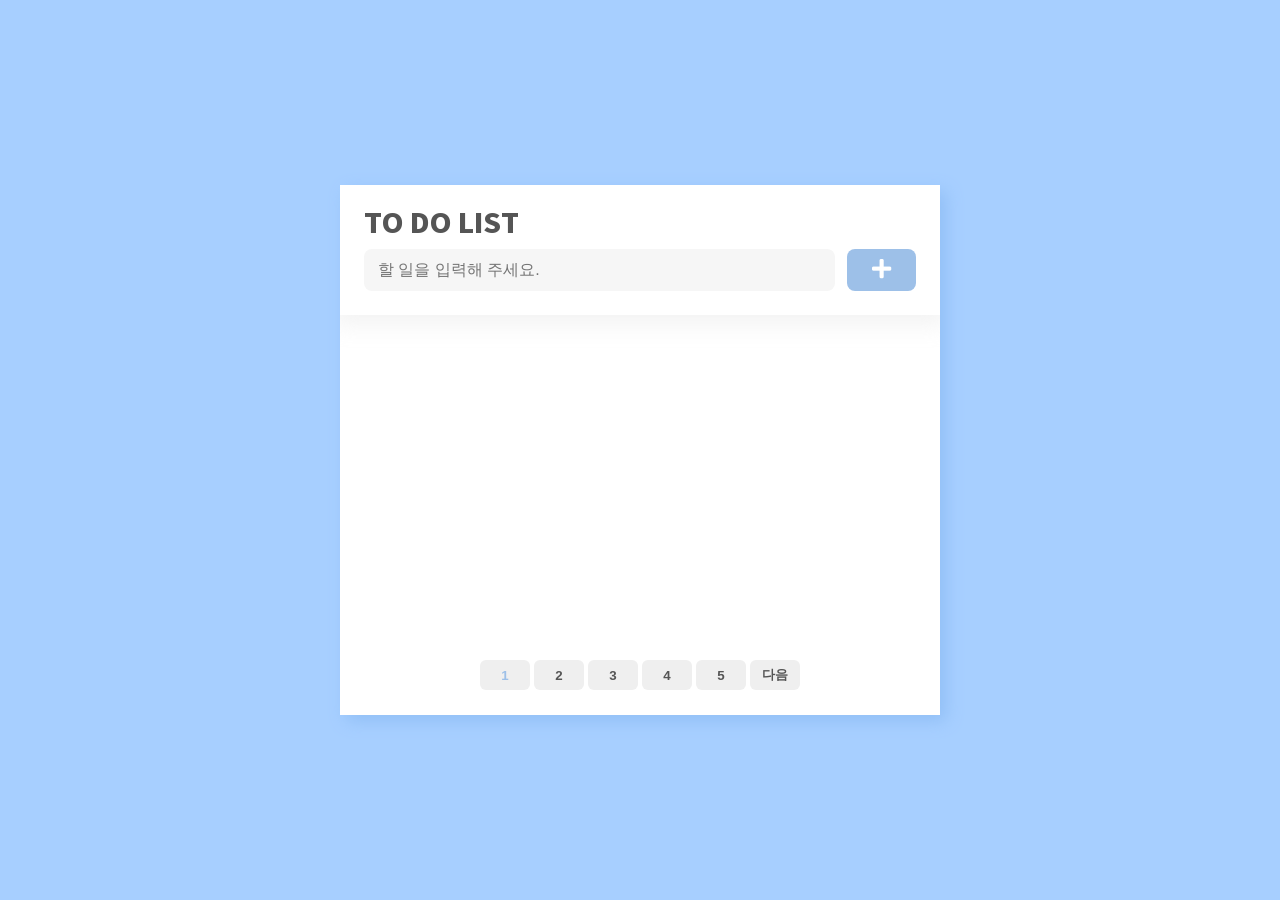
<file: case1_todo_list/index.html>
<!DOCTYPE html>
<html lang="ko">
  <head>
    <meta charset="UTF-8" />
    <meta
      name="viewport"
      content="width=device-width, initial-scale=1.0, user-scalable=no, viewport-fit=cover"
    />
    <title>To do list</title>
    <link rel="stylesheet" href="../utils/reset.css" />
    <link
      rel="stylesheet"
      href="https://cdnjs.cloudflare.com/ajax/libs/font-awesome/5.8.2/css/all.min.css"
    />
    <link rel="stylesheet" href="./style.css" />
  </head>

  <body>
    <div class="wrap">
      <div class="header">
        <h2>TO DO LIST</h2>
        <form class="todo-form">
          <input
            type="text"
            class="todo-input"
            placeholder="할 일을 입력해 주세요."
            autofocus="true"
          />
          <button type="submit" class="todo-submit-button">
            <i class="fas fa-plus"></i>
          </button>
        </form>
      </div>
      <div class="todos"></div>
      <div class="pagination"></div>
    </div>
    <script src="script.js"></script>
  </body>
</html>
</file>
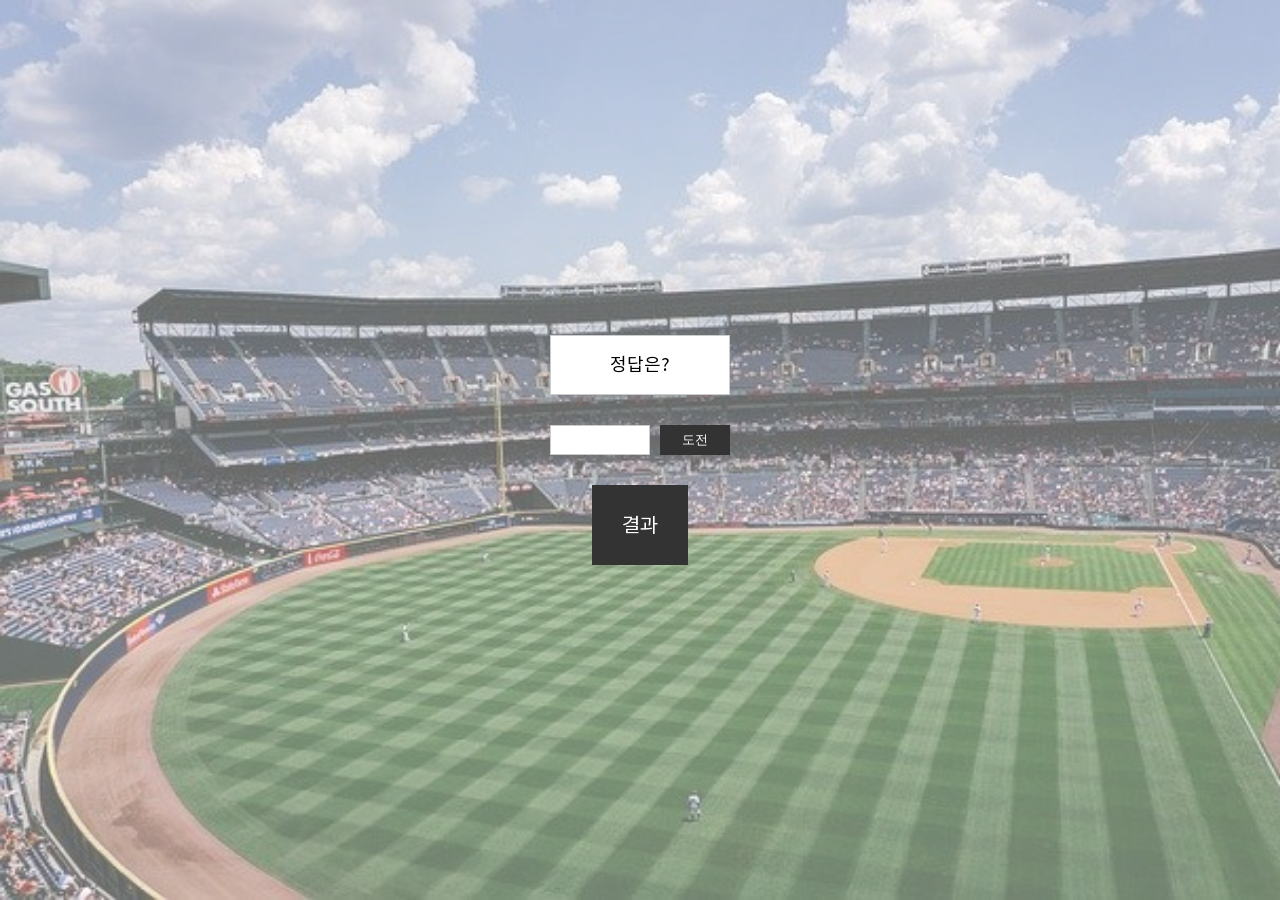
<file: case2_baseball/index.html>
<!DOCTYPE html>
<html lang="ko">
  <head>
    <meta charset="UTF-8" />
    <meta
      name="viewport"
      content="width=device-width, initial-scale=1.0, user-scalable=no, viewport-fit=cover"
    />
    <title>Baseball</title>
    <link rel="stylesheet" href="../../utils/reset.css" />
    <link rel="stylesheet" href="style.css" />
  </head>

  <body>
    <main>
      <section>
        <div class="ball_answer">정답은?</div>
        <form>
          <label for="question"></label>
          <input
            type="number"
            id="question"
            name="question"
            min="0"
            max="9999"
            size="4"
            class="ball_input"
          />
          <button>도전</button>
        </form>
        <div class="ball_question">결과</div>
      </section>
    </main>
    <script src="script.js"></script>
  </body>
</html>
</file>
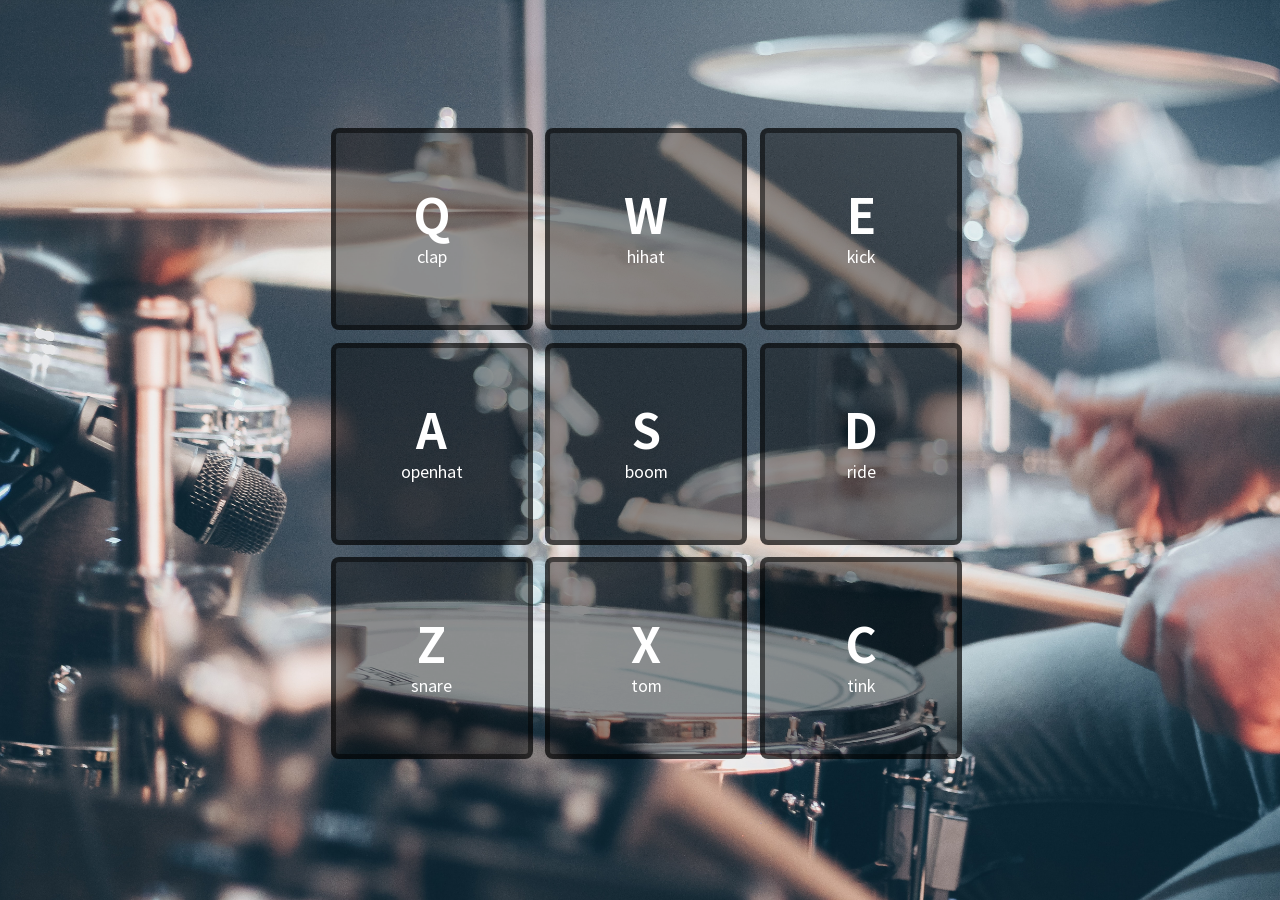
<file: case3_drumkit/index.html>
<!DOCTYPE html>
<html lang="ko">
  <head>
    <meta charset="UTF-8" />
    <meta
      name="viewport"
      content="width=device-width, initial-scale=1.0, user-scalable=no, viewport-fit=cover"
    />
    <title>Drumkit</title>
    <link rel="stylesheet" href="../../utils/reset.css" />
    <link rel="stylesheet" href="style.css" />
  </head>

  <body>
    <div class="wrap">
      <div class="keys">
        <div class="key">
          <div class="label">
            <kbd>Q</kbd>
            <span class="sound">clap</span>
          </div>
        </div>
        <div class="key">
          <div class="label">
            <kbd>W</kbd>
            <span class="sound">hihat</span>
          </div>
        </div>
        <div class="key">
          <div class="label">
            <kbd>E</kbd>
            <span class="sound">kick</span>
          </div>
        </div>
        <div class="break"></div>
        <div class="key">
          <div class="label">
            <kbd>A</kbd>
            <span class="sound">openhat</span>
          </div>
        </div>
        <div class="key">
          <div class="label">
            <kbd>S</kbd>
            <span class="sound">boom</span>
          </div>
        </div>
        <div class="key">
          <div class="label">
            <kbd>D</kbd>
            <span class="sound">ride</span>
          </div>
        </div>
        <div class="break"></div>
        <div class="key">
          <div class="label">
            <kbd>Z</kbd>
            <span class="sound">snare</span>
          </div>
        </div>
        <div class="key">
          <div class="label">
            <kbd>X</kbd>
            <span class="sound">tom</span>
          </div>
        </div>
        <div class="key">
          <div class="label">
            <kbd>C</kbd>
            <span class="sound">tink</span>
          </div>
        </div>
      </div>
    </div>
    <script src="script.js"></script>
  </body>
</html>
</file>
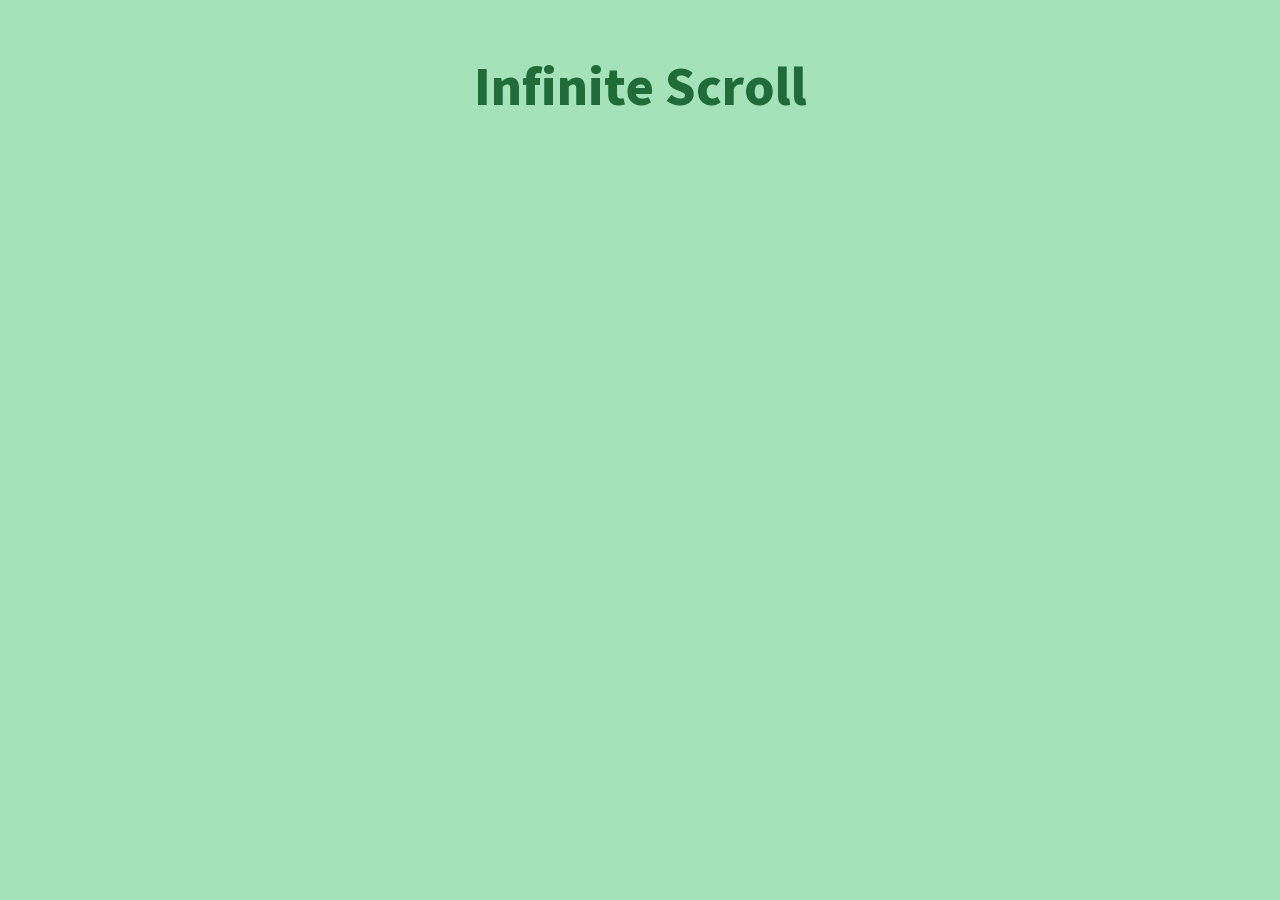
<file: case5_infinite_scroll/index.html>
<!DOCTYPE html>
<html lang="ko">
  <head>
    <meta charset="UTF-8" />
    <meta
      name="viewport"
      content="width=device-width, initial-scale=1.0, user-scalable=no, viewport-fit=cover"
    />
    <title>Infinite scroll</title>
    <link rel="stylesheet" href="../../utils/reset.css" />
    <link rel="stylesheet" href="style.css" />
  </head>

  <body>
    <div class="wrap">
      <h2>Infinite Scroll</h2>
      <div class="posts"></div>
      <div class="loader">
        <div></div>
        <div></div>
        <div></div>
        <div></div>
      </div>
    </div>
    <script src="script.js"></script>
  </body>
</html>
</file>
<file: case1_todo_list/style.css>
body {
  background-color: #a7cfff;
  color: #555555;
}

button,
input {
  outline: 0;
  border: none;
}

button {
  cursor: pointer;
}

button > i {
  pointer-events: none;
}

.wrap {
  position: fixed;
  top: 50%;
  left: 50%;
  transform: translate(-50%, -50%);
  background-color: #fff;
  width: 600px;
  height: 530px;
  padding: 24px;
  overflow: hidden;
  display: flex;
  flex-direction: column;
  box-shadow: 6px 6px 16px #91bff6;
}

h2 {
  font-size: 28px;
  font-weight: 900;
}

.header {
  width: 100%;
  position: absolute;
  top: 0;
  left: 0;
  padding: 24px;
  box-shadow: 0 4px 21px 6px #ececec9e;
}

.todo-form {
  display: flex;
  justify-content: space-between;
  margin-top: 12px;
}

.todo-input {
  width: 100%;
  font-size: 16px;
  padding: 12px 14px;
  background-color: #f6f6f6;
  border-radius: 8px;
}

.todo-submit-button {
  background-color: #9dc0e8;
  color: #fff;
  width: 80px;
  margin-left: 12px;
  font-size: 22px;
  border-radius: 8px;
}

.todos {
  margin-top: 106px;
  margin-bottom: 25px;
  overflow: auto;
}

.item {
  display: flex;
  justify-content: space-between;
  align-items: center;
  padding: 10px 0;
  border-bottom: 1px solid #f2f2f2;
}

.content {
  width: 100%;
  display: flex;
  justify-content: flex-start;
  align-items: center;
}

.content > input[type='checkbox'] {
  transform: scale(1.5);
  margin-left: 10px;
}

.content > label {
  font-size: 16px;
  margin-left: 20px;
  padding-top: 4px;
  width: 100%;
}

.content > input[type='text'] {
  font-size: 16px;
  margin-left: 20px;
  padding-top: 4px;
  padding-left: 0;
  width: 100%;
}

.item-buttons {
  width: 118px;
}

.item-buttons > button {
  width: 42px;
  height: 42px;
  color: #555555;
  font-size: 14px;
  border-radius: 8px;
}

.item-buttons > button:first-child {
  background-color: #bad4f5;
  margin-right: 8px;
}

.todo-checkbox {
  appearance: auto !important;
}

.item input[type='text'] {
  display: none;
}

.edit-buttons {
  display: none;
}

.pagination {
  position: absolute;
  left: 50%;
  bottom: 25px;
  transform: translateX(-50%);
  display: flex;
}

.pagination button {
  width: 50px;
  height: 30px;
  color: #555555;
  margin: 0 2px;
  font-weight: 700;
  border-radius: 6px;
}
</file>
<file: case2_baseball/style.css>
@charset "utf-8";

main {
  display: flex;
  flex-direction: column;
  align-items: center;
  justify-content: center;
  position: relative;
  width: 100%;
  height: 100vh;
}

main::before {
  content: '';
  display: block;
  position: absolute;
  width: 100%;
  height: 100%;
  background: url(./assets/bg.jpg) no-repeat 0 0 / cover;
  opacity: 0.6;
}

h1 {
  margin-bottom: 20px;
  font-size: 30px;
  font-weight: 500;
  text-transform: uppercase;
}

section {
  display: flex;
  flex-direction: column;
  align-items: center;
  justify-content: center;
  position: relative;
  z-index: 1;
  width: calc(100vw - 20px);
  height: 100vh;
}

.ball_answer {
  text-align: center;
  width: 180px;
  padding: 20px;
  border: 1px solid #ccc;
  background-color: #fff;
  font-size: 18px;
}

.ball_question {
  margin-top: 30px;
  font-size: 20px;
  background: #333;
  padding: 30px;
  text-align: center;
  color: #fff;
}

.ball_question span {
  display: block;
  margin-top: 20px;
  font-size: 16px;
}

.ball_question span em {
  font-style: normal;
}

form {
  display: flex;
  margin-top: 30px;
}

form .ball_input {
  width: 100px;
  height: 30px;
  border: 1px solid #ccc;
}

form button {
  background: #333;
  border: none;
  width: 70px;
  height: 30px;
  margin-left: 10px;
  padding: 0 10px;
  color: #fff;
  cursor: pointer;
}

form button:hover,
form button:active,
form button:focus {
  opacity: 0.8;
}
</file>
<file: case3_drumkit/style.css>
body {
  width: 100%;
  height: 100vh;
}
.wrap {
  display: flex;
  height: 100%;
  flex-direction: column;
  justify-content: center;
  background-image: url('./assets/images/background.jpeg');
  background-size: cover;
  background-position: center;
}
.keys {
  width: 100%;
  display: flex;
  flex-wrap: wrap;
  align-items: center;
  justify-content: center;
}
.break {
  width: 100%;
  height: 0;
}
.key {
  position: relative;
  width: 15%;
  padding-bottom: 15%;
  margin-bottom: 1%;
  margin-left: 1%;
  background-color: rgb(0 0 0 / 40%);
  text-align: center;
  cursor: pointer;
  border: 5px solid rgb(0 0 0 / 50%);
  border-radius: 0.5rem;
  box-sizing: content-box;
  transition: all 100ms;
}
.playing {
  transform: scale(1.1);
  background-color: rgb(0 0 0 / 60%);
}
.label {
  position: absolute;
  top: 50%;
  left: 50%;
  transform: translate(-50%, -50%);
  pointer-events: none;
}

kbd {
  font-family: 'notosans';
  font-weight: 700;
  display: block;
  pointer-events: none;
  font-size: 3rem;
  color: #fff;
}

.sound {
  display: block;
  pointer-events: none;
  font-size: 1rem;
  padding-top: 0.5rem;
  color: #fff;
}

.key:hover {
  background-color: rgb(0 0 0 / 60%);
}
.key:hover kbd {
  font-size: 3.2rem;
}
.key:hover .sound {
  font-size: 1.2rem;
}
</file>
<file: case5_infinite_scroll/style.css>
body {
  background-color: #a5e1b9;
}

.wrap {
  display: flex;
  flex-direction: column;
  justify-content: center;
  align-items: center;
  padding: 2rem 0;
}

h2 {
  font-size: 3rem;
  font-weight: 900;
  text-align: center;
  padding: 2rem 0;
  color: #1f6c38;
}

.posts {
  width: 100%;
  max-width: 700px;
  margin: 0 auto;
  padding: 0 3rem;
}

.post {
  margin: 1rem 0;
  background-color: rgb(255 255 255 / 80%);
  border-radius: 0.5rem;
  padding: 1rem;
  border: 0.5rem solid white;
  box-shadow: 10px 14px 20px rgb(137 137 137 / 20%);
}

.header {
  display: flex;
  font-size: 1.5rem;
  color: #1f6c37;
  font-weight: 700;
  text-transform: uppercase;
}

.id {
  font-size: 1rem;
  padding-right: 1rem;
}

.body {
  padding-top: 1rem;
}

.loader {
  display: inline-block;
  position: relative;
  width: 80px;
  height: 80px;
  opacity: 0;
}

.loader.show {
  opacity: 1;
}

.loader div {
  position: absolute;
  top: 33px;
  width: 13px;
  height: 13px;
  border-radius: 50%;
  background: #fff;
  animation-timing-function: cubic-bezier(0, 1, 1, 0);
}
.loader div:nth-child(1) {
  left: 8px;
  animation: loader1 0.6s infinite;
}
.loader div:nth-child(2) {
  left: 8px;
  animation: loader2 0.6s infinite;
}
.loader div:nth-child(3) {
  left: 32px;
  animation: loader2 0.6s infinite;
}
.loader div:nth-child(4) {
  left: 56px;
  animation: loader3 0.6s infinite;
}
@keyframes loader1 {
  0% {
    transform: scale(0);
  }
  100% {
    transform: scale(1);
  }
}
@keyframes loader3 {
  0% {
    transform: scale(1);
  }
  100% {
    transform: scale(0);
  }
}
@keyframes loader2 {
  0% {
    transform: translate(0, 0);
  }
  100% {
    transform: translate(24px, 0);
  }
}
</file>
